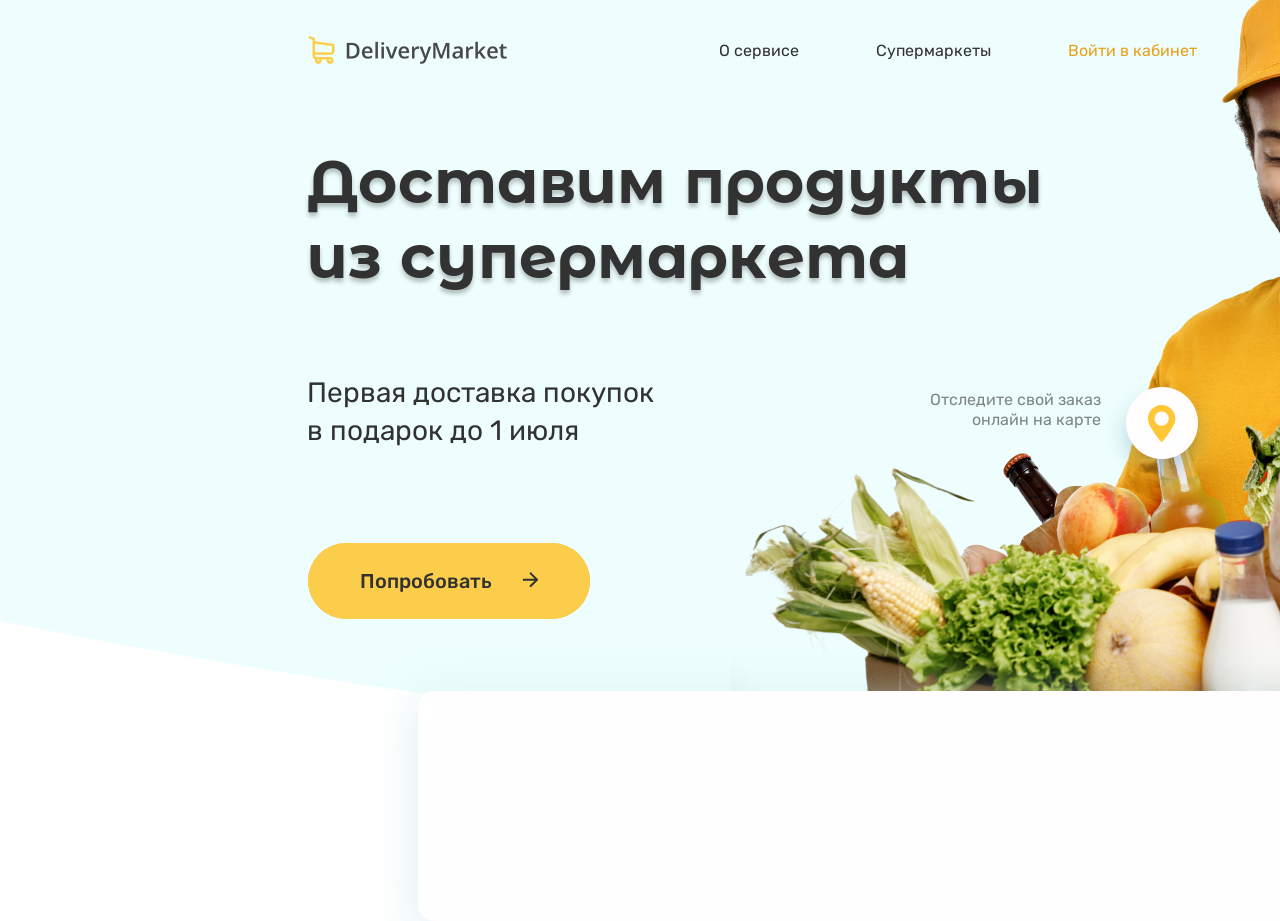
<file: index.html>
<!DOCTYPE html>
<html lang="en">

<head>
    <meta charset="UTF-8">
    <meta http-equiv="X-UA-Compatible" content="IE=edge">
    <title>Document</title>
    <meta name="viewport" content="width=device-width, initial-scale=1">
    <link rel="stylesheet" href="https://use.fontawesome.com/releases/v5.8.2/css/all.css" integrity="sha384-oS3vJWv+0UjzBfQzYUhtDYW+Pj2yciDJxpsK1OYPAYjqT085Qq/1cq5FLXAZQ7Ay" crossorigin="anonymous">
    <link href="https://fonts.googleapis.com/css?family=Montserrat+Alternates:400,700,800|Rubik&display=swap" rel="stylesheet">
    <link rel="stylesheet" href="css/normalize.css">
    <link rel="stylesheet" href="css/style.css">
</head>

<body>
    <header>
        <div class="container">
            <div class="nav">
                <a href="#" class="logo">
                    <img src="img/logo.png" alt="logo">
                </a>
                <ul class="menu">
                    <li class="menu_item">
                        <a href="#">О сервисе</a>
                    </li>
                    <li class="menu_item">
                        <a href="#">Супермаркеты</a>
                    </li>
                    <li class="menu_item">
                        <a class="yellow" href="#">Войти в кабинет</a>
                    </li>
                </ul>
            </div>
        </div>
        <div class="delivery">
            <h1 class="delivery">Доставим продукты из супермаркета</h1>
            <div class="first_delivery">
                <p class="first_delivery">Первая доставка покупок в подарок до 1 июля</p>
                <a href="#" class="follow">
                    <div class="follow">
                        <p>Отследите свой заказ онлайн на карте</p>
                        <img src="img/component-1.png" alt="follow">
                    </div>
                </a>
            </div>
            <a href="#" class="btn">Попробовать <img src="img/Arrow.svg" alt="arrow"></a>
<!--            <a href="#" class="btn">Попробовать<i class="fas fa-arrow-right"></i></a>-->
        </div>
        <div class="adventage">

        </div>
    </header>
    <main>

    </main>
    <footer>

    </footer>
</body>

</html>
</file>
<file: css/style.css>
body {
    font-family: 'Rubik', sans-serif;
    color: #323232;
}

header {
    width: 1920px;
    height: 741px;
    background: #eefefe url(../img/component.jpg) no-repeat center top;
}

ul,
li {
    display: block;
    padding: 0;
    margin: 0;
}

.container {
    max-width: 900px;
    margin-left: 308px;
    /*    margin: 0 auto;*/
}

.nav {
    display: -webkit-flex;
    display: -moz-flex;
    display: -ms-flex;
    display: -o-flex;
    display: flex;
}

.logo {
    margin-top: 22px;
    margin-right: 211px;
}

.menu {
    display: -webkit-flex;
    display: -moz-flex;
    display: -ms-flex;
    display: -o-flex;
    display: flex;
    justify-content: space-between;
    width: 478px;
    margin-top: 41px;
}

.menu_item {}

.menu_item a {
    font-size: 16px;
    line-height: 19px;
    text-align: center;
    color: #323232;
    text-decoration: none;
}

a.yellow {
    color: #E8A019;
}

div.first_delivery {
    display: -webkit-flex;
    display: -moz-flex;
    display: -ms-flex;
    display: -o-flex;
    display: flex;
    align-content: center;
}

a.follow {
    width: 376px;
    height: 92px;
    margin-top: 40px;
    margin-left: 253px;
    text-decoration: none;
    text-decoration: none font-size: 16px;
    line-height: 20px;
    text-align: right;
    color: rgba(50, 50, 50, 0.6);
}

div.follow {
    display: -webkit-flex;
    display: -moz-flex;
    display: -ms-flex;
    display: -o-flex;
    display: flex;
    align-content: flex-end;
}

div.follow p {
    width: 184px;
    height: 40px;
}

h1.delivery {
    width: 807px;
    height: 150px;
    margin-left: 307px;
    margin-top: 62px;
    margin-bottom: 40px;
    font-family: Montserrat Alternates;
    font-style: normal;
    font-weight: bold;
    font-size: 60px;
    line-height: 75px;
    letter-spacing: 0.005em;
    color: #323232;
    text-shadow: 0px 4px 4px rgba(0, 0, 0, 0.25);
}

p.first_delivery {
    width: 357px;
    height: 76px;
    margin-left: 307px;
    margin-top: 40px;
    padding-bottom: 69px;
    font-size: 28px;
    line-height: 38px;
}

.btn {
    width: 270px;
    height: 76px;
    font-weight: 500;
    font-size: 20px;
    line-height: 20px;
    color: #323232;
    text-decoration: none;
    margin-left: 308px;
    /*    margin-top: 95px;*/
    padding: 26px 52px;
    background: linear-gradient(0deg, #FCCD4A, #FCCD4A), #E8B657;
    border-radius: 40px;
}

.btn:hover {
    background: #E8A019;
    opacity: 0.7;
    box-shadow: 0px 4px 15px rgba(232, 160, 25, 0.6);
    border-radius: 40px;
}

.btn img {
    margin: 25px 0 0 25px;
}

.adventage {
    width: 1085px;
    height: 230px;
    margin-left: 418px;
    margin-top: 98px;
    background: #FFFDFD;
    box-shadow: 0px 10px 48px rgba(208, 232, 238, 0.75);
    border-radius: 16px;
}
</file>
<file: lp/css/style.css>
body {
    font-family: 'Rubik', sans-serif;
    color: #323232;
}

header {
    width: 1920px;
    height: 741px;
    background: #eefefe url(../img/component.jpg) no-repeat center top;
}

ul,
li {
    display: block;
    padding: 0;
    margin: 0;
}

.container {
    max-width: 900px;
    margin-left: 308px;
    /*    margin: 0 auto;*/
}

.nav {
    display: -webkit-flex;
    display: -moz-flex;
    display: -ms-flex;
    display: -o-flex;
    display: flex;
}

.logo {
    margin-top: 22px;
    margin-right: 211px;
}

.menu {
    display: -webkit-flex;
    display: -moz-flex;
    display: -ms-flex;
    display: -o-flex;
    display: flex;
    justify-content: space-between;
    width: 478px;
    margin-top: 41px;
}

.menu_item {}

.menu_item a {
    font-size: 16px;
    line-height: 19px;
    text-align: center;
    color: #323232;
    text-decoration: none;
}

a.yellow {
    color: #E8A019;
}

div.first_delivery {
    display: -webkit-flex;
    display: -moz-flex;
    display: -ms-flex;
    display: -o-flex;
    display: flex;
    align-content: center;
}

a.follow {
    width: 376px;
    height: 92px;
    margin-top: 40px;
    margin-left: 253px;
    text-decoration: none;
    text-decoration: none font-size: 16px;
    line-height: 20px;
    text-align: right;
    color: rgba(50, 50, 50, 0.6);
}

div.follow {
    display: -webkit-flex;
    display: -moz-flex;
    display: -ms-flex;
    display: -o-flex;
    display: flex;
    align-content: flex-end;
}

div.follow p {
    width: 184px;
    height: 40px;
}

h1.delivery {
    width: 807px;
    height: 150px;
    margin-left: 307px;
    margin-top: 62px;
    margin-bottom: 40px;
    font-family: Montserrat Alternates;
    font-style: normal;
    font-weight: bold;
    font-size: 60px;
    line-height: 75px;
    letter-spacing: 0.005em;
    color: #323232;
    text-shadow: 0px 4px 4px rgba(0, 0, 0, 0.25);
}

p.first_delivery {
    width: 357px;
    height: 76px;
    margin-left: 307px;
    margin-top: 40px;
    padding-bottom: 69px;
    font-size: 28px;
    line-height: 38px;
}

.btn {
    width: 270px;
    height: 76px;
    font-weight: 500;
    font-size: 20px;
    line-height: 20px;
    color: #323232;
    text-decoration: none;
    margin-left: 308px;
    /*    margin-top: 95px;*/
    padding: 26px 52px;
    background: linear-gradient(0deg, #FCCD4A, #FCCD4A), #E8B657;
    border-radius: 40px;
}

.btn:hover {
    background: #E8A019;
    opacity: 0.7;
    box-shadow: 0px 4px 15px rgba(232, 160, 25, 0.6);
    border-radius: 40px;
}

.btn img {
    margin: 25px 0 0 25px;
}

.adventage {
    width: 1085px;
    height: 230px;
    margin-left: 418px;
    margin-top: 98px;
    background: #FFFDFD;
    box-shadow: 0px 10px 48px rgba(208, 232, 238, 0.75);
    border-radius: 16px;
}
</file>
